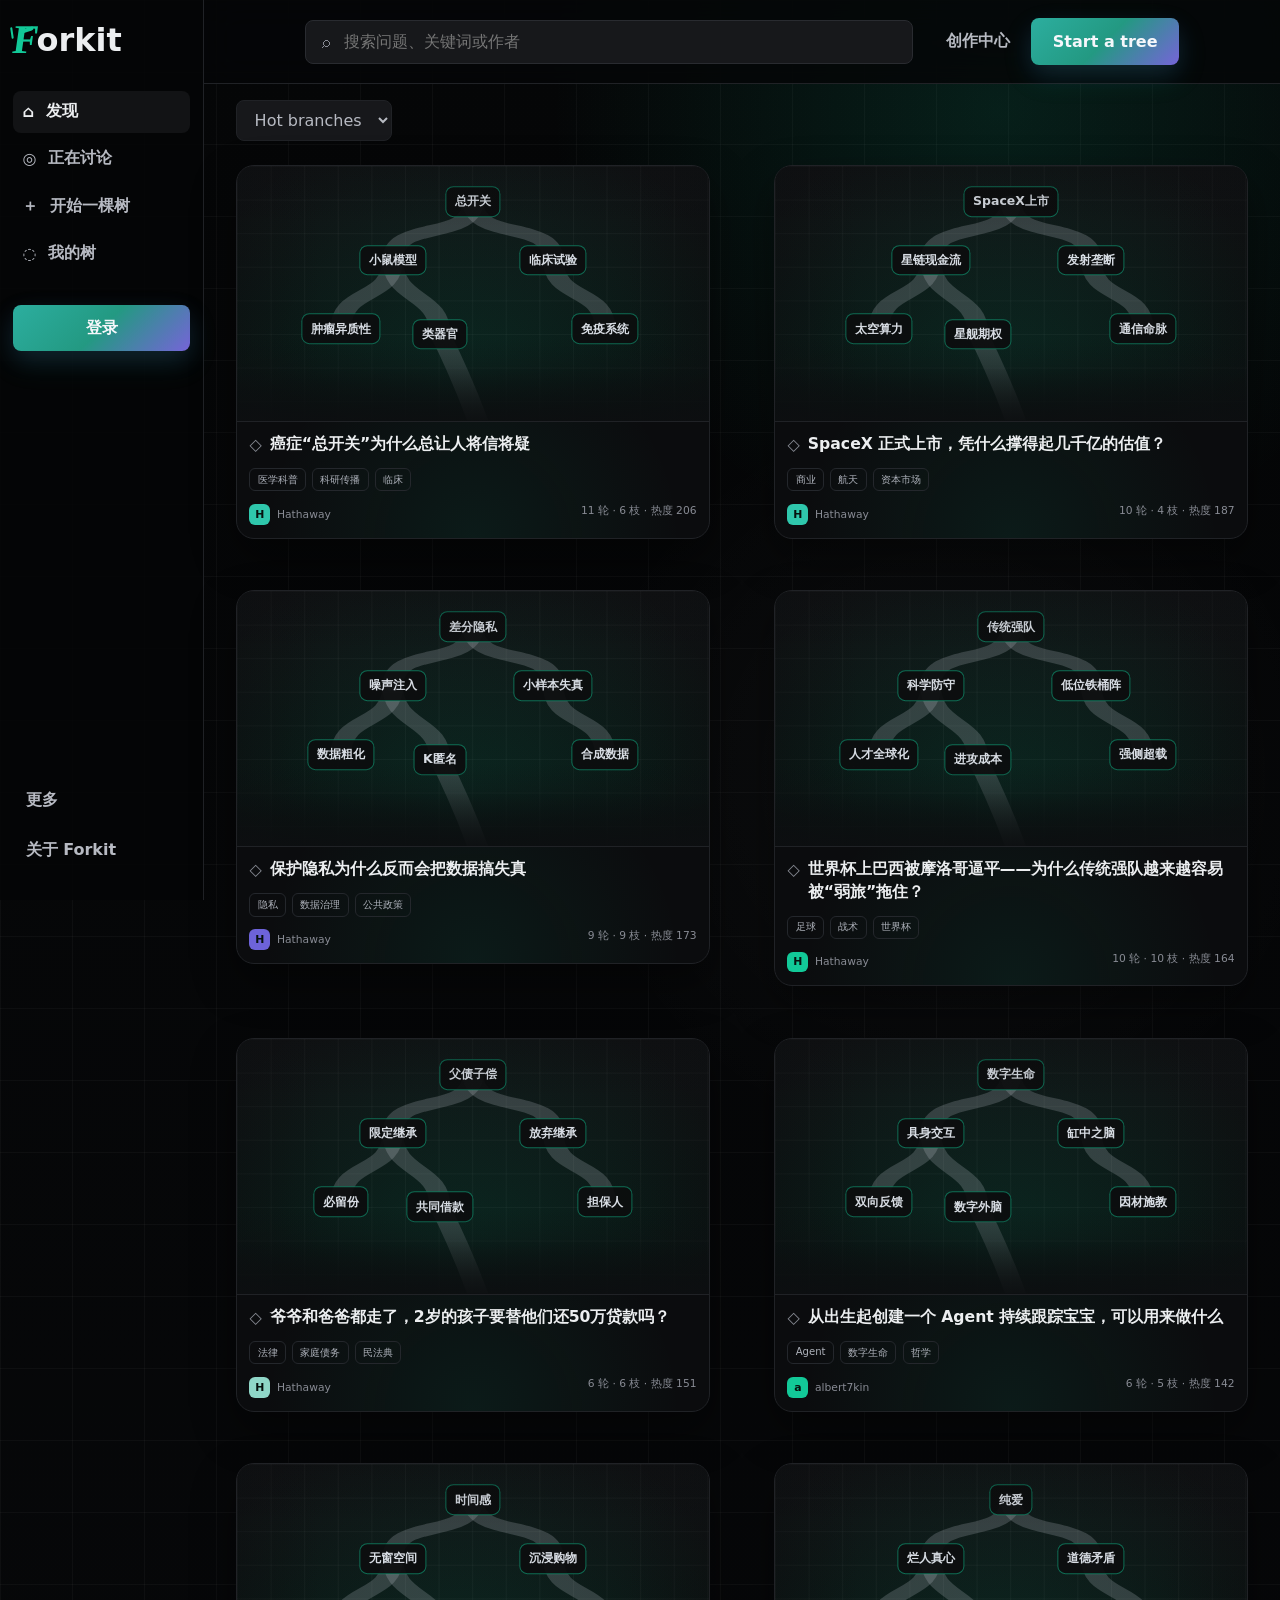
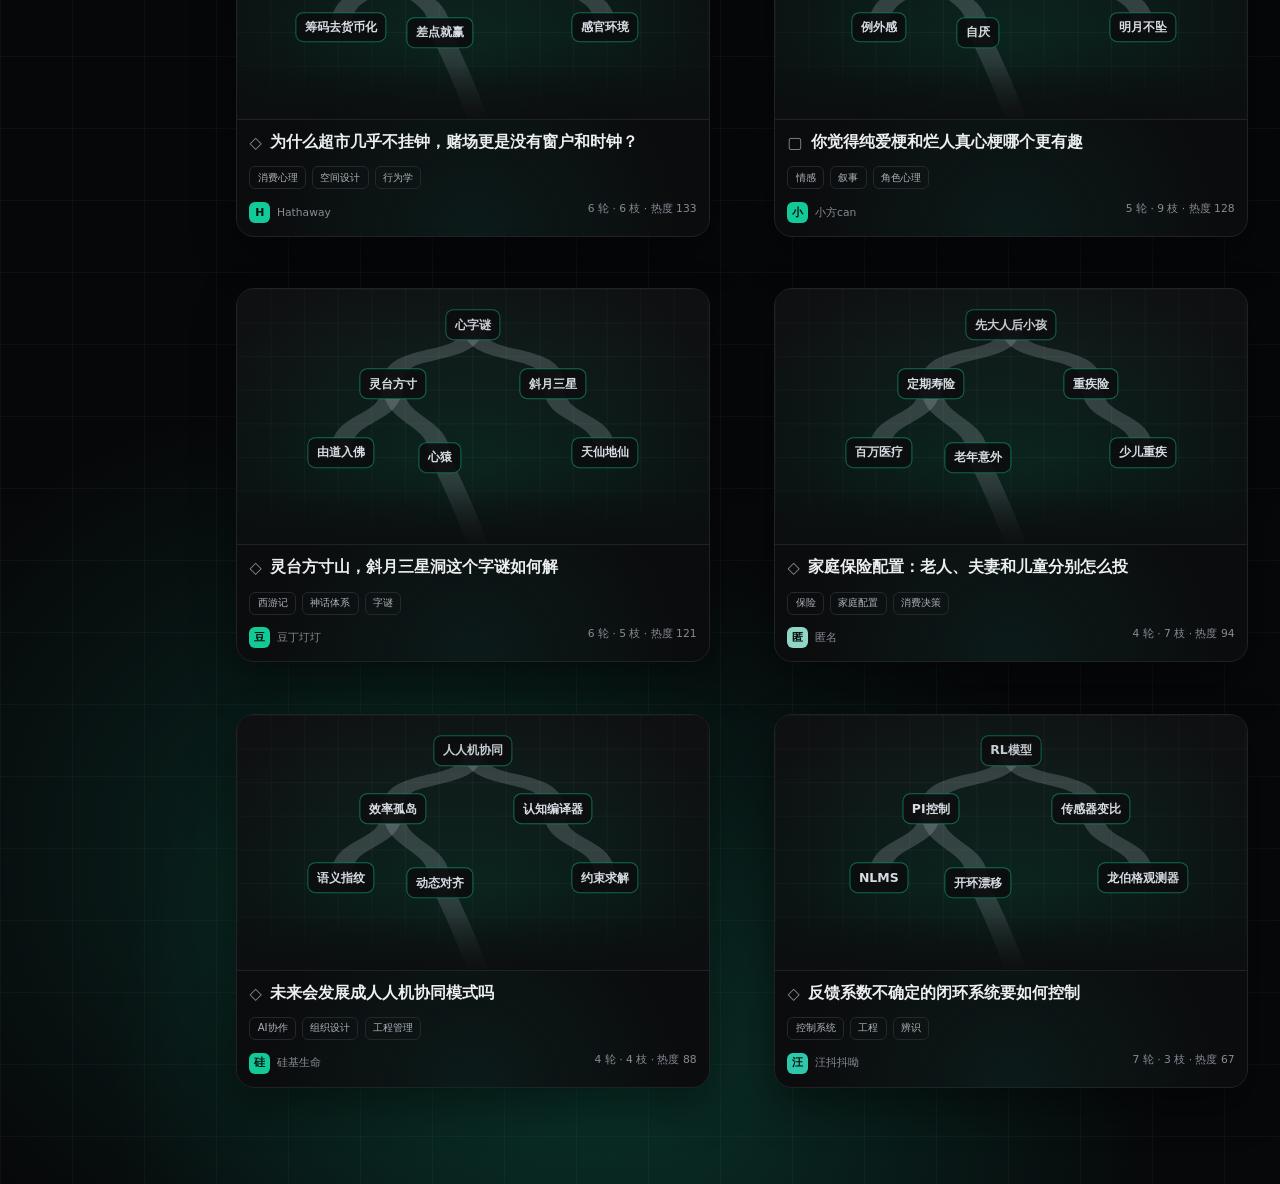
<file: index.html>
<!doctype html>
<html lang="zh-CN">
  <head>
    <meta charset="UTF-8" />
    <meta name="viewport" content="width=device-width, initial-scale=1.0" />
    <title>ForkitChat Frontend Demo</title>
    <meta
      name="description"
      content="A static GitHub Pages ready prototype for ForkitChat's keyword tree discovery feed."
    />
    <style>
:root {
  color-scheme: dark;
  --bg: #050607;
  --panel: #0b0c0e;
  --panel-2: #17181b;
  --line: #202226;
  --text: #eceef0;
  --muted: #888b94;
  --soft: #b7bac2;
  --green: #12c998;
  --green-2: #079a74;
  --red: #12c998;
  --yellow: #8fd6c7;
  --blue: #2fc7ac;
  --violet: #6d63d9;
  --shadow: 0 18px 44px rgba(0, 0, 0, 0.42);
}

* {
  box-sizing: border-box;
}

body {
  margin: 0;
  min-height: 100vh;
  background:
    radial-gradient(circle at 78% 4%, rgba(18, 201, 152, 0.13), transparent 28rem),
    radial-gradient(circle at 50% 96%, rgba(18, 201, 152, 0.2), transparent 33rem),
    radial-gradient(circle at 24% 88%, rgba(18, 201, 152, 0.14), transparent 28rem),
    radial-gradient(circle at 74% 28%, rgba(255, 255, 255, 0.035), transparent 24rem),
    linear-gradient(rgba(255, 255, 255, 0.032) 1px, transparent 1px),
    linear-gradient(90deg, rgba(255, 255, 255, 0.032) 1px, transparent 1px),
    linear-gradient(180deg, #050607 0%, #07080a 100%);
  background-size:
    auto,
    auto,
    auto,
    auto,
    4.5rem 4.5rem,
    4.5rem 4.5rem,
    auto;
  color: var(--text);
  font-family:
    Inter, ui-sans-serif, system-ui, -apple-system, BlinkMacSystemFont, "Segoe UI",
    "PingFang SC", "Microsoft YaHei", sans-serif;
}

button,
input,
select {
  font: inherit;
}

button,
select {
  cursor: pointer;
}

.app-shell {
  display: grid;
  grid-template-columns: 12.75rem minmax(0, 1fr);
  min-height: 100vh;
}

.sidebar {
  position: sticky;
  top: 0;
  height: 100vh;
  padding: 1.5rem 0.8rem;
  border-right: 1px solid var(--line);
  background: rgba(5, 6, 7, 0.9);
}

.brand {
  display: inline-flex;
  align-items: center;
  gap: 0;
  color: var(--text);
  text-decoration: none;
  font-size: 2rem;
  font-weight: 800;
  letter-spacing: 0;
}

.brand-mark {
  position: relative;
  display: inline-block;
  color: var(--green);
  font-family: Georgia, "Times New Roman", serif;
  font-size: 2.55rem;
  font-weight: 900;
  line-height: 0.8;
  transform: skewX(-8deg);
}

.brand-mark::before {
  content: "";
  position: absolute;
  left: -0.18rem;
  top: 0.18rem;
  width: 0.12rem;
  height: 0.78rem;
  border-radius: 999px;
  background: var(--green);
  transform: rotate(-16deg);
}

.brand-mark::after {
  content: "";
  position: absolute;
  left: 0.36rem;
  top: 0.27rem;
  width: 0.84rem;
  height: 0.24rem;
  border-radius: 999px 999px 999px 0;
  background: var(--green);
  transform: rotate(-18deg);
}

.brand-rest {
  margin-left: -0.08rem;
  color: var(--text);
  font-size: 2rem;
  font-weight: 800;
  line-height: 1;
}

.side-nav {
  display: grid;
  gap: 0.3rem;
  margin-top: 2.1rem;
}

.side-link,
.plain-button,
.ghost-button {
  display: flex;
  align-items: center;
  gap: 0.75rem;
  min-height: 2.65rem;
  color: var(--soft);
  text-decoration: none;
  border: 0;
  border-radius: 8px;
  background: transparent;
  padding: 0 0.6rem;
  font-weight: 700;
}

.side-link.active,
.side-link:hover,
.plain-button:hover,
.ghost-button:hover {
  background: #121315;
  color: var(--text);
}

.login-button,
.primary-button {
  min-height: 2.9rem;
  border: 0;
  border-radius: 8px;
  padding: 0 1.35rem;
  background: linear-gradient(135deg, #2cae9f 0%, #239982 50%, #7664d8 100%) !important;
  color: #f6f7fb;
  font-weight: 800;
  box-shadow:
    0 12px 30px rgba(18, 201, 152, 0.13),
    0 8px 24px rgba(113, 91, 232, 0.12);
}

.login-button {
  width: 100%;
  margin-top: 1.9rem;
}

.sidebar-foot {
  position: absolute;
  left: 1rem;
  right: 1rem;
  bottom: 1.8rem;
  display: grid;
  gap: 0.45rem;
}

.main {
  min-width: 0;
}

.topbar {
  position: sticky;
  top: 0;
  z-index: 10;
  display: grid;
  grid-template-columns: minmax(16rem, 38rem) auto;
  justify-content: center;
  align-items: center;
  gap: 1.5rem;
  min-height: 5.25rem;
  padding: 0.9rem 1.5rem;
  border-bottom: 1px solid var(--line);
  background: rgba(5, 6, 7, 0.86);
  backdrop-filter: blur(18px);
}

.search-wrap {
  display: flex;
  align-items: center;
  gap: 0.75rem;
  height: 2.75rem;
  border: 1px solid #292b30;
  border-radius: 8px;
  background: #17181b;
  padding: 0 1rem;
  color: var(--muted);
}

.search-wrap input {
  width: 100%;
  min-width: 0;
  border: 0;
  outline: 0;
  background: transparent;
  color: var(--text);
  font-size: 1rem;
}

.top-actions {
  display: flex;
  align-items: center;
  gap: 0.7rem;
}

.intro-strip {
  display: grid;
  grid-template-columns: minmax(0, 1fr) minmax(18rem, 34rem);
  gap: 2rem;
  align-items: end;
  padding: 2rem 2rem 1.2rem;
}

.eyebrow {
  margin: 0 0 0.45rem;
  color: var(--green);
  font-size: 0.78rem;
  font-weight: 800;
  letter-spacing: 0;
  text-transform: uppercase;
}

h1,
h2,
p {
  margin-top: 0;
}

h1 {
  margin-bottom: 0;
  font-size: clamp(2rem, 4.4vw, 4.8rem);
  line-height: 1.02;
  letter-spacing: 0;
}

.intro-strip p:last-child,
.feed-head p,
.detail-panel p {
  color: var(--muted);
  line-height: 1.75;
}

.content-layout {
  display: block;
  max-width: 76rem;
  margin: 0 auto;
  padding: 1rem 2rem 3rem;
}

.feed-head {
  display: flex;
  justify-content: space-between;
  align-items: end;
  gap: 1rem;
  margin-bottom: 1rem;
}

.feed-head h2,
.detail-panel h2 {
  margin-bottom: 0.3rem;
  font-size: 1.35rem;
}

select {
  min-height: 2.55rem;
  border: 1px solid var(--line);
  border-radius: 8px;
  background: #17181b;
  color: var(--soft);
  padding: 0 0.85rem;
}

.bubble-field {
  display: grid;
  grid-template-columns: repeat(2, minmax(22rem, 32rem));
  justify-content: center;
  align-items: flex-start;
  gap: 3.2rem 4rem;
  padding: 0.5rem 0 3rem;
}

.tree-card {
  position: relative;
  display: block;
  width: 100%;
  margin: 0;
  overflow: hidden;
  border: 1px solid var(--line);
  border-radius: 18px;
  background:
    radial-gradient(circle at 50% 100%, rgba(18, 201, 152, 0.08), transparent 13rem),
    var(--panel);
  box-shadow: var(--shadow);
  cursor: pointer;
  transform-origin: center;
  vertical-align: top;
  transition:
    transform 820ms cubic-bezier(0.18, 1.2, 0.22, 1),
    border-radius 820ms cubic-bezier(0.18, 1.2, 0.22, 1),
    border-color 320ms ease,
    box-shadow 620ms ease,
    filter 620ms ease,
    opacity 620ms ease;
}

.tree-card:focus-visible,
.tree-card.is-previewing,
.tree-card.is-expanded {
  border-color: rgba(18, 201, 152, 0.58);
}

.tree-card.is-expanded {
  z-index: 3;
  width: 100%;
  margin-left: 0;
  transform: translateY(-0.35rem) scale(1.012);
  border-radius: 18px;
  border-color: rgba(18, 201, 152, 0.68);
  box-shadow:
    0 26px 64px rgba(0, 0, 0, 0.46),
    0 0 0 1px rgba(18, 201, 152, 0.22);
}

.tree-card.is-lifting {
  animation: card-lift-bloom 760ms cubic-bezier(0.16, 0.82, 0.18, 1);
}

.tree-cover {
  position: relative;
  height: 16rem;
  overflow: hidden;
  border-bottom: 1px solid var(--line);
  background:
    radial-gradient(circle at 48% 88%, rgba(18, 201, 152, 0.12), transparent 18rem),
    linear-gradient(rgba(255, 255, 255, 0.035) 1px, transparent 1px),
    linear-gradient(90deg, rgba(255, 255, 255, 0.035) 1px, transparent 1px),
    linear-gradient(180deg, #111214, #07110f);
  background-size:
    auto,
    2.1rem 2.1rem,
    2.1rem 2.1rem,
    auto;
  transition: height 820ms cubic-bezier(0.18, 1.2, 0.22, 1);
}

.tree-cover::before,
.tree-cover::after {
  content: "";
  position: absolute;
  z-index: 2;
  pointer-events: none;
}

.tree-cover::before {
  inset: 0;
  background:
    linear-gradient(90deg, rgba(13, 15, 17, 0.35), transparent 18%, transparent 82%, rgba(13, 15, 17, 0.35)),
    linear-gradient(180deg, rgba(5, 6, 7, 0.18), transparent 24%, transparent 78%, rgba(5, 6, 7, 0.68));
}

.tree-cover::after {
  inset: auto 0 0;
  height: 5.2rem;
  background: linear-gradient(180deg, transparent, rgba(13, 15, 17, 0.88));
}

.tree-map {
  position: absolute;
  left: 50%;
  top: 50%;
  width: 100%;
  height: 100%;
  pointer-events: none;
  transform: translate(-50%, -50%);
  transition:
    width 820ms cubic-bezier(0.18, 1.2, 0.22, 1),
    height 820ms cubic-bezier(0.18, 1.2, 0.22, 1),
    transform 520ms ease-out;
}

.tree-map svg {
  position: absolute;
  inset: 0;
  width: 100%;
  height: 100%;
}

.tree-line {
  fill: none;
  stroke: rgba(199, 204, 210, 0.21);
  stroke-linecap: round;
  stroke-width: 4.4;
}

.tree-line.active {
  stroke: var(--green);
  stroke-width: 6;
  filter: drop-shadow(0 0 11px rgba(18, 201, 152, 0.42));
}

.hidden-node-in-preview {
  opacity: 0;
  pointer-events: none;
}

.trail-line-in-preview {
  opacity: 1;
  stroke: rgba(199, 204, 210, 0.21);
  stroke-dasharray: none;
  filter: none;
}

.keyword-node {
  position: absolute;
  z-index: 4;
  transform: translate(-50%, -50%);
  max-width: 7.2rem;
  border: 1.4px solid rgba(18, 201, 152, 0.5);
  border-radius: 8px;
  background: rgba(12, 14, 15, 0.92);
  color: #d7dce3;
  padding: 0.4rem 0.54rem;
  font-size: 0.78rem;
  font-weight: 850;
  line-height: 1.28;
  transition:
    transform 360ms cubic-bezier(0.2, 0.9, 0.2, 1),
    color 260ms ease,
    border-color 260ms ease,
    background 260ms ease,
    max-width 260ms ease,
    padding 260ms ease,
    box-shadow 260ms ease,
    opacity 360ms ease,
    font-size 260ms ease;
  pointer-events: auto;
}

.node-detail {
  display: none;
  max-width: 8.4rem;
  overflow-wrap: anywhere;
  white-space: normal;
  vertical-align: bottom;
}

.tree-card.is-previewing .hidden-node-in-preview,
.tree-card.is-expanded .hidden-node-in-preview {
  opacity: 1;
  pointer-events: auto;
}

.tree-card.is-previewing .trail-line-in-preview,
.tree-card.is-expanded .trail-line-in-preview {
  opacity: 1;
  stroke: rgba(199, 204, 210, 0.21);
  stroke-dasharray: none;
  filter: none;
}

.tree-card.is-previewing .trail-line-in-preview.active,
.tree-card.is-expanded .trail-line-in-preview.active {
  stroke: var(--green);
  stroke-width: 6;
  filter: drop-shadow(0 0 11px rgba(18, 201, 152, 0.42));
}

.keyword-node.active {
  transform: translate(-50%, -50%) scale(1.03);
  border-color: var(--green);
  background: rgba(18, 201, 152, 0.16);
  color: white;
}

.flow-cursor {
  position: absolute;
  z-index: 4;
  width: 1.15rem;
  height: 1.15rem;
  border: 2px solid var(--green);
  border-left-color: transparent;
  border-bottom-color: transparent;
  transform: translate(-50%, -50%) rotate(45deg);
  filter: drop-shadow(0 0 12px rgba(18, 201, 152, 0.7));
  transition:
    left 190ms ease,
    top 190ms ease;
  pointer-events: none;
}

.card-body {
  padding: 0.7rem 0.78rem 0.82rem;
  transition: padding 820ms cubic-bezier(0.18, 1.2, 0.22, 1);
}

.title-row {
  display: flex;
  gap: 0.5rem;
  align-items: flex-start;
}

.lock {
  color: var(--muted);
  line-height: 1.45;
}

.card-title {
  margin: 0;
  font-size: 0.98rem;
  line-height: 1.45;
  transition: font-size 820ms cubic-bezier(0.18, 1.2, 0.22, 1);
}

.card-summary {
  max-height: 0;
  margin: 0;
  overflow: hidden;
  color: var(--muted);
  opacity: 0;
  font-size: 0.72rem;
  line-height: 1.58;
  transition:
    max-height 820ms cubic-bezier(0.18, 1.2, 0.22, 1),
    margin 820ms cubic-bezier(0.18, 1.2, 0.22, 1),
    opacity 420ms ease,
    font-size 820ms cubic-bezier(0.18, 1.2, 0.22, 1);
}

.meta {
  display: flex;
  justify-content: space-between;
  gap: 0.7rem;
  margin-top: 0.8rem;
  color: var(--muted);
  font-size: 0.67rem;
  transition: font-size 820ms cubic-bezier(0.18, 1.2, 0.22, 1);
}

.author {
  display: inline-flex;
  align-items: center;
  gap: 0.42rem;
  min-width: 0;
}

.avatar {
  display: inline-grid;
  place-items: center;
  width: 1.3rem;
  height: 1.3rem;
  flex: 0 0 auto;
  border-radius: 6px;
  background: var(--avatar);
  color: #06110e;
  font-size: 0.68rem;
  font-weight: 900;
}

.stats {
  flex: 0 0 auto;
}

.tags {
  display: flex;
  flex-wrap: wrap;
  gap: 0.4rem;
  margin-top: 0.75rem;
}

.tag {
  border: 1px solid #24272c;
  border-radius: 6px;
  color: #aeb2bb;
  padding: 0.22rem 0.45rem;
  font-size: 0.63rem;
  transition: font-size 820ms cubic-bezier(0.18, 1.2, 0.22, 1);
}

.tree-card.is-previewing .tree-cover {
  height: 13.2rem;
}

.tree-card.is-previewing .tree-map,
.tree-card.is-expanded .tree-map {
  width: 154%;
  height: 142%;
  transform: translate(
    calc(-50% + var(--tree-pan-x, 0%)),
    calc(-50% + var(--tree-pan-y, 0%))
  );
}

.tree-card.is-expanded .tree-map {
  opacity: 0.18;
  filter: blur(0.5px) brightness(0.72);
}

.tree-card.is-previewing .keyword-node,
.tree-card.is-expanded .keyword-node {
  max-width: 7.35rem;
  padding: 0.4rem 0.54rem;
  font-size: 0.86rem;
  line-height: 1.22;
}

.tree-card.is-previewing .node-detail,
.tree-card.is-expanded .node-detail {
  display: none;
}

.tree-card.is-previewing .node-short,
.tree-card.is-expanded .node-short {
  display: inline;
}

.tree-card.is-expanded .card-body {
  padding: 0.7rem 0.78rem 0.82rem;
}

.tree-card.is-expanded .card-title {
  font-size: 0.98rem;
}

.tree-card.is-expanded .card-summary {
  max-height: 0;
  margin-top: 0;
  opacity: 0;
  font-size: 0.72rem;
  line-height: 1.58;
}

.tree-node-content {
  position: absolute;
  left: 0.28rem;
  right: 0.28rem;
  top: 0.34rem;
  bottom: 0.34rem;
  z-index: 8;
  display: grid;
  align-content: center;
  max-height: none;
  overflow: hidden;
  clip-path: polygon(1% 53%, 8% 24%, 28% 8%, 61% 2%, 91% 10%, 100% 39%, 96% 70%, 73% 94%, 38% 99%, 8% 82%);
  border: 1px solid rgba(18, 201, 152, 0.3);
  border-radius: 62% 28% 66% 24% / 52% 26% 58% 28%;
  background:
    radial-gradient(ellipse at 28% 18%, rgba(255, 255, 255, 0.18), transparent 7rem),
    radial-gradient(ellipse at 82% 76%, rgba(18, 201, 152, 0.2), transparent 10rem),
    linear-gradient(132deg, rgba(22, 214, 160, 0.34), rgba(8, 37, 31, 0.96) 45%, rgba(9, 13, 18, 0.96) 82%);
  box-shadow:
    inset 0 0 0 1px rgba(18, 201, 152, 0.2),
    0 22px 54px rgba(0, 0, 0, 0.5),
    0 0 34px rgba(18, 201, 152, 0.12);
  opacity: 0;
  padding: 1.5rem 2.05rem 1.52rem;
  transform: translateY(0.35rem) scale(0.88) rotate(-1.5deg);
  transform-origin: var(--leaf-origin-x, 54%) var(--leaf-origin-y, 54%);
  transition:
    opacity 280ms ease,
    transform 360ms ease;
  pointer-events: none;
  perspective: 42rem;
  backface-visibility: hidden;
}

.tree-node-content::before {
  content: "";
  position: absolute;
  left: 8%;
  right: 10%;
  top: 50%;
  height: 1.5px;
  border: 0;
  background:
    linear-gradient(90deg, rgba(18, 201, 152, 0), rgba(129, 255, 219, 0.54), rgba(18, 201, 152, 0.08));
  transform: rotate(-18deg);
  transform-origin: 10% 50%;
  pointer-events: none;
}

.tree-node-content::after {
  content: "";
  position: absolute;
  inset: 17% 13% 18% 15%;
  background:
    linear-gradient(34deg, transparent 47%, rgba(129, 255, 219, 0.18) 48%, transparent 52%) 18% 28% / 34% 38% no-repeat,
    linear-gradient(-31deg, transparent 47%, rgba(129, 255, 219, 0.16) 48%, transparent 52%) 62% 24% / 34% 36% no-repeat,
    linear-gradient(37deg, transparent 47%, rgba(129, 255, 219, 0.14) 48%, transparent 52%) 30% 62% / 35% 34% no-repeat,
    linear-gradient(-35deg, transparent 47%, rgba(129, 255, 219, 0.13) 48%, transparent 52%) 64% 61% / 34% 32% no-repeat;
  pointer-events: none;
}

.tree-node-label {
  display: inline-flex;
  margin-bottom: 0.42rem;
  color: var(--green);
  font-size: 0.86rem;
  font-weight: 900;
}

.leaf-copy {
  position: relative;
  z-index: 1;
  display: grid;
  align-content: center;
  min-height: 100%;
  padding: 0.12rem 0.62rem;
}

.leaf-copy::after {
  content: "";
  position: absolute;
  left: -0.75rem;
  bottom: 8%;
  width: 2.6rem;
  height: 0.32rem;
  border-radius: 999px;
  background: linear-gradient(90deg, rgba(18, 201, 152, 0), rgba(18, 201, 152, 0.58));
  transform: rotate(-23deg);
  transform-origin: right center;
}

.tree-node-content p {
  margin: 0;
  color: #edf1f2;
  font-size: 0.96rem;
  font-weight: 760;
  line-height: 1.5;
  position: relative;
  z-index: 1;
}

.tree-node-label {
  position: relative;
  z-index: 1;
}

.tree-card.is-expanded .tree-node-content {
  opacity: 1;
  transform: translateY(0) scale(1) rotate(-1.5deg);
  pointer-events: auto;
}

.tree-card.is-expanded .tree-node-content.is-growing {
  animation: leaf-grow 760ms cubic-bezier(0.16, 0.82, 0.18, 1);
}

.tree-card.is-expanded .tree-node-content.is-flipping {
  animation: leaf-curl-away 540ms cubic-bezier(0.2, 0.78, 0.18, 1);
}

.leaf-arrow {
  position: absolute;
  z-index: 3;
  display: grid;
  place-items: center;
  width: 2rem;
  height: 2rem;
  border: 1px solid rgba(18, 201, 152, 0.34);
  border-radius: 999px;
  background:
    radial-gradient(circle at 35% 22%, rgba(255, 255, 255, 0.16), transparent 0.75rem),
    rgba(4, 10, 10, 0.72);
  color: #eff7f5;
  font-size: 1.2rem;
  font-weight: 900;
  line-height: 1;
  box-shadow:
    0 10px 24px rgba(0, 0, 0, 0.28),
    0 0 18px rgba(18, 201, 152, 0.14);
  transition:
    transform 180ms ease,
    border-color 180ms ease,
    background 180ms ease;
}

.leaf-arrow:hover {
  border-color: rgba(18, 201, 152, 0.62);
  background: rgba(11, 28, 25, 0.88);
  transform: scale(1.08);
}

.leaf-arrow:focus-visible {
  outline: 2px solid rgba(18, 201, 152, 0.78);
  outline-offset: 3px;
}

.leaf-arrow[hidden] {
  display: none;
}

.leaf-arrow-up {
  left: 50%;
  top: 0.42rem;
  transform: translateX(-50%);
}

.leaf-arrow-up:hover {
  transform: translateX(-50%) scale(1.08);
}

.leaf-arrow-right {
  right: 0.42rem;
  top: 50%;
  transform: translateY(-50%);
}

.leaf-arrow-right:hover {
  transform: translateY(-50%) scale(1.08);
}

.leaf-arrow-down {
  left: 50%;
  bottom: 0.42rem;
  transform: translateX(-50%);
}

.leaf-arrow-down:hover {
  transform: translateX(-50%) scale(1.08);
}

.leaf-arrow-left {
  left: 0.42rem;
  top: 50%;
  transform: translateY(-50%);
}

.leaf-arrow-left:hover {
  transform: translateY(-50%) scale(1.08);
}

@keyframes leaf-grow {
  0% {
    opacity: 0.12;
    border-radius: 999px;
    clip-path: circle(4% at var(--leaf-origin-x, 50%) var(--leaf-origin-y, 50%));
    transform:
      translate(
        calc((var(--leaf-origin-x, 50%) - 50%) * 0.58),
        calc((var(--leaf-origin-y, 50%) - 50%) * 0.46)
      )
      scale(0.08)
      rotate(-10deg)
      rotateY(-22deg);
    filter: brightness(1.2) saturate(1.18);
  }

  30% {
    opacity: 0.84;
    border-radius: 76% 18% 68% 22% / 18% 70% 20% 66%;
    clip-path: polygon(6% 55%, 14% 30%, 38% 15%, 68% 9%, 91% 19%, 97% 45%, 89% 72%, 64% 91%, 31% 89%, 8% 74%);
    transform: translateY(-0.16rem) scale(0.74, 1.08) rotate(-5deg) rotateY(9deg);
    filter: brightness(1.18) saturate(1.16);
  }

  62% {
    opacity: 1;
    border-radius: 60% 14% 60% 16% / 18% 60% 18% 58%;
    clip-path: polygon(1% 53%, 8% 23%, 29% 7%, 62% 2%, 92% 10%, 100% 39%, 96% 71%, 73% 95%, 37% 99%, 8% 82%);
    transform: translateY(-0.08rem) scale(1.06, 0.98) rotate(-2.4deg) rotateY(5deg);
    filter: brightness(1.12) saturate(1.1);
  }

  82% {
    opacity: 1;
    clip-path: polygon(1% 53%, 8% 24%, 28% 8%, 61% 2%, 91% 10%, 100% 39%, 96% 70%, 73% 94%, 38% 99%, 8% 82%);
    transform: translateY(0.02rem) scale(0.99, 1.02) rotate(-1.8deg) rotateY(-2deg);
    filter: brightness(1.04) saturate(1.04);
  }

  100% {
    opacity: 1;
    clip-path: polygon(1% 53%, 8% 24%, 28% 8%, 61% 2%, 91% 10%, 100% 39%, 96% 70%, 73% 94%, 38% 99%, 8% 82%);
    transform: translateY(0) scale(1) rotate(-1.5deg) rotateY(0deg);
    filter: none;
  }
}

@keyframes card-lift-bloom {
  0% {
    transform: translateY(0) scale(1);
    box-shadow:
      0 18px 44px rgba(0, 0, 0, 0.42),
      0 0 0 rgba(18, 201, 152, 0);
  }

  44% {
    transform: translateY(-0.72rem) scale(1.018);
    box-shadow:
      0 34px 82px rgba(0, 0, 0, 0.54),
      0 0 42px rgba(18, 201, 152, 0.18);
  }

  100% {
    transform: translateY(-0.35rem) scale(1.012);
    box-shadow:
      0 26px 64px rgba(0, 0, 0, 0.46),
      0 0 0 1px rgba(18, 201, 152, 0.22);
  }
}

@keyframes leaf-curl-away {
  0% {
    border-radius: 68% 18% 74% 16% / 50% 18% 66% 24%;
    clip-path: polygon(1% 53%, 8% 24%, 28% 8%, 61% 2%, 91% 10%, 100% 39%, 96% 70%, 73% 94%, 38% 99%, 8% 82%);
    transform: translateY(0) scale(1) rotate(-1.5deg) rotateY(0deg) skewY(0deg);
    filter: brightness(1);
  }

  34% {
    border-radius: 70% 12% 62% 14% / 18% 66% 16% 60%;
    clip-path: polygon(52% 51%, 59% 20%, 74% 11%, 89% 18%, 96% 42%, 87% 70%, 66% 91%, 51% 82%);
    transform:
      translateX(0.26rem)
      translateY(-0.05rem)
      scale(0.96)
      rotate(2deg)
      rotateY(-68deg)
      skewY(-5deg);
    filter: brightness(0.88) saturate(1.12);
  }

  58% {
    border-radius: 18% 58% 18% 54% / 56% 18% 54% 18%;
    clip-path: polygon(7% 48%, 14% 23%, 32% 9%, 49% 18%, 48% 82%, 31% 91%, 13% 70%);
    transform:
      translateX(-0.22rem)
      translateY(0.04rem)
      scale(0.97)
      rotate(-5deg)
      rotateY(64deg)
      skewY(5deg);
    filter: brightness(1.08) saturate(1.08);
  }

  100% {
    border-radius: 68% 18% 74% 16% / 50% 18% 66% 24%;
    clip-path: polygon(1% 53%, 8% 24%, 28% 8%, 61% 2%, 91% 10%, 100% 39%, 96% 70%, 73% 94%, 38% 99%, 8% 82%);
    transform: translateY(0) scale(1) rotate(-1.5deg) rotateY(0deg) skewY(0deg);
    filter: brightness(1);
  }
}

.tree-card.is-expanded .meta {
  font-size: 0.7rem;
}

.tree-card.is-expanded .tag {
  font-size: 0.66rem;
}

.detail-panel {
  position: sticky;
  top: 7rem;
  border: 1px solid var(--line);
  border-radius: 8px;
  background: rgba(17, 19, 22, 0.82);
  box-shadow: var(--shadow);
}

.panel-sticky {
  padding: 1rem;
}

.metric-row {
  display: grid;
  grid-template-columns: repeat(3, 1fr);
  gap: 0.55rem;
  margin: 1rem 0;
}

.metric-row div {
  border: 1px solid var(--line);
  border-radius: 8px;
  padding: 0.75rem 0.55rem;
  background: var(--panel-2);
}

.metric-row strong,
.metric-row span {
  display: block;
}

.metric-row strong {
  font-size: 1.15rem;
}

.metric-row span {
  margin-top: 0.15rem;
  color: var(--muted);
  font-size: 0.76rem;
}

.path-list {
  display: grid;
  gap: 0.55rem;
}

.path-item {
  border-left: 2px solid var(--green);
  border-radius: 0 8px 8px 0;
  background: #111315;
  padding: 0.75rem 0.8rem;
  color: var(--soft);
  line-height: 1.5;
}

.path-item strong {
  display: block;
  margin-bottom: 0.18rem;
  color: var(--text);
  font-size: 0.85rem;
}

.empty {
  display: block;
  padding: 2rem;
  border: 1px dashed var(--line);
  border-radius: 8px;
  color: var(--muted);
}

@media (max-width: 1180px) {
  .app-shell {
    grid-template-columns: 5.4rem minmax(0, 1fr);
  }

  .brand span:last-child,
  .side-link:not(.active),
  .side-link.active {
    font-size: 0;
  }

  .side-link span {
    font-size: 1.1rem;
  }

  .login-button,
  .sidebar-foot {
    display: none;
  }

  .intro-strip,
  .content-layout {
    grid-template-columns: 1fr;
  }

  .bubble-field {
    grid-template-columns: repeat(2, minmax(18rem, 1fr));
    gap: 1.8rem;
  }

  .detail-panel {
    position: static;
  }
}

@media (max-width: 980px) {
  .bubble-field {
    grid-template-columns: 1fr;
    gap: 1.4rem;
  }
}

@media (max-width: 760px) {
  .app-shell {
    display: block;
  }

  .sidebar {
    position: sticky;
    z-index: 20;
    display: flex;
    align-items: center;
    gap: 1rem;
    height: auto;
    padding: 0.75rem;
    overflow-x: auto;
  }

  .side-nav {
    display: flex;
    margin-top: 0;
  }

  .topbar {
    grid-template-columns: 1fr;
    justify-content: stretch;
    min-height: auto;
    padding: 0.75rem;
  }

  .top-actions {
    display: none;
  }

  .intro-strip,
  .content-layout {
    padding-left: 0.75rem;
    padding-right: 0.75rem;
  }

  h1 {
    font-size: 2.15rem;
  }

  .bubble-field {
    grid-template-columns: 1fr;
    gap: 1rem;
  }

  .tree-card,
  .tree-card.is-expanded {
    width: 100%;
    margin-left: 0;
    transform: none;
    opacity: 1;
    filter: none;
  }
}

@media (min-width: 761px) and (max-width: 880px) {
  .bubble-field {
    gap: 1.2rem;
  }
}

</style>
  </head>
  <body>
    <div class="app-shell">
      <aside class="sidebar" aria-label="主导航">
        <a class="brand" href="#" aria-label="Forkit 首页">
          <span class="brand-mark" aria-hidden="true">F</span><span class="brand-rest">orkit</span>
        </a>
        <nav class="side-nav">
          <a class="side-link active" href="#"><span aria-hidden="true">⌂</span>发现</a>
          <a class="side-link" href="#"><span aria-hidden="true">◎</span>正在讨论</a>
          <a class="side-link" href="#"><span aria-hidden="true">＋</span>开始一棵树</a>
          <a class="side-link" href="#"><span aria-hidden="true">◌</span>我的树</a>
        </nav>
        <button class="login-button">登录</button>
        <div class="sidebar-foot">
          <button class="plain-button">更多</button>
          <button class="plain-button">关于 Forkit</button>
        </div>
      </aside>

      <main class="main">
        <header class="topbar">
          <div class="search-wrap">
            <span aria-hidden="true">⌕</span>
            <input id="searchInput" type="search" placeholder="搜索问题、关键词或作者" />
          </div>
          <div class="top-actions">
            <button class="ghost-button">创作中心</button>
            <button class="primary-button">Start a tree</button>
          </div>
        </header>

        <section class="content-layout">
          <div>
            <div class="feed-head">
              <select id="sortSelect" aria-label="排序方式">
                <option value="hot">Hot branches</option>
                <option value="new">Latest</option>
                <option value="deep">Deepest</option>
              </select>
            </div>
            <div id="feed" class="bubble-field" aria-live="polite"></div>
          </div>
        </section>
      </main>
    </div>

    <script>
const discussions = [
  {
    id: "messy-love",
    title: "你觉得纯爱梗和烂人真心梗哪个更有趣",
    author: "小方can",
    model: "gemini-3.7-flash",
    time: "2026/09/08 20:50",
    private: true,
    turns: 5,
    branches: 9,
    heat: 128,
    height: 278,
    color: "#12c998",
    summary:
      "这场聊天从“纯爱”和“烂人真心”哪个更上头开始，把一个流行梗拆成叙事张力、道德矛盾和角色心理的讨论。后续继续追问自厌、克制、供奉和“明月不坠落”，让情感偏好变成一条关于复杂人性与纯粹信仰的分支。",
    tags: ["情感", "叙事", "角色心理"],
    keywords: [
      "纯爱",
      "烂人真心",
      "道德矛盾",
      "例外感",
      "自厌",
      "明月不坠",
      "供奉",
    ],
    path: [
      "烂人真心为什么更上头",
      "它和纯爱的内核是否相同",
      "堕落中索求爱是否会自厌",
      "明月不照我也不能掉下来",
    ],
  },
  {
    id: "cancer-switch",
    title: "癌症“总开关”为什么总让人将信将疑",
    author: "Hathaway",
    model: "gemini-3.5-flash",
    time: "2026/06/14 19:31",
    private: false,
    turns: 11,
    branches: 6,
    heat: 206,
    height: 318,
    color: "#2fc7ac",
    summary:
      "这场聊天从媒体反复宣称“癌症总开关被找到”的疑点切入，先解释癌症并不是单一疾病，也没有一个能一键关闭的万能按钮。随后一路追问小鼠模型、类器官、临床试验失败率和科研传播的落差，把“重大突破”为何令人将信将疑讲清楚。",
    tags: ["医学科普", "科研传播", "临床"],
    keywords: [
      "总开关",
      "小鼠模型",
      "临床试验",
      "肿瘤异质性",
      "类器官",
      "免疫系统",
      "媒体流量",
    ],
    path: [
      "癌症不是一种疾病",
      "小鼠有效为什么人体失败",
      "为什么不用更接近人的模型",
      "类器官不能替代全身系统",
    ],
  },
  {
    id: "insurance",
    title: "家庭保险配置：老人、夫妻和儿童分别怎么投",
    author: "匿名",
    model: "gemini-3.7-flash",
    time: "2026/09/02 16:36",
    private: false,
    turns: 4,
    branches: 7,
    heat: 94,
    height: 244,
    color: "#8fd6c7",
    summary:
      "这场聊天把家庭保险配置拆成老人、中年夫妻和儿童三类人群，先建立“先大人后小孩、先保障后理财”的风险排序。后续继续追问定期寿险、意外险、百万医疗和少儿重疾的关系，适合用来快速看清不同险种到底各自兜住什么风险。",
    tags: ["保险", "家庭配置", "消费决策"],
    keywords: [
      "先大人后小孩",
      "定期寿险",
      "重疾险",
      "百万医疗",
      "老年意外",
      "少儿重疾",
      "叠加赔付",
    ],
    path: [
      "家庭三代人保险配置建议",
      "意外险和定期寿险是否冲突",
      "身故伤残能否叠加",
      "医疗费报销不能重复获利",
    ],
  },
  {
    id: "privacy-noise",
    title: "保护隐私为什么反而会把数据搞失真",
    author: "Hathaway",
    model: "gemini-3.5-flash",
    time: "2026/06/14 19:40",
    private: false,
    turns: 9,
    branches: 9,
    heat: 173,
    height: 296,
    color: "#6d63d9",
    summary:
      "这场聊天从人口普查数据为什么会因为隐私保护而失真开始，解释差分隐私、噪声注入和小样本社区被误差吞没的机制。接着延伸到匿名数据重识别、数据脱敏、合成数据和隐私预算，呈现“保护个人”和“保留公共数据价值”之间的真实拉扯。",
    tags: ["隐私", "数据治理", "公共政策"],
    keywords: [
      "差分隐私",
      "噪声注入",
      "小样本失真",
      "数据粗化",
      "K匿名",
      "合成数据",
      "隐私预算",
    ],
    path: [
      "隐私保护为何导致数据失真",
      "数据脱敏如何保可用性",
      "匿名数据为什么能被重识别",
      "普通人如何减少画像",
    ],
  },
  {
    id: "human-machine",
    title: "未来会发展成人人机协同模式吗",
    author: "硅基生命",
    model: "gemini-3.5-flash",
    time: "2026/08/18 13:26",
    private: false,
    turns: 4,
    branches: 4,
    heat: 88,
    height: 266,
    color: "#12c998",
    summary:
      "这场聊天从 AI 时代是否会进入“人人机协同”开始，把组织协作从人人协同、人机协同推进到多人和多个 Agent 混合决策。它不只停在概念层面，还收束到工程开发里的认知对齐、身份认证、动态共识和约束求解，适合看未来团队协作会怎么变化。",
    tags: ["AI协作", "组织设计", "工程管理"],
    keywords: [
      "人人机协同",
      "效率孤岛",
      "认知编译器",
      "语义指纹",
      "动态对齐",
      "约束求解",
      "惰性共识",
    ],
    path: [
      "人人机协同是否是趋势",
      "小团队目标一致但认知分散",
      "AI 如何赋予身份认证",
      "人人都是决策者时如何共识",
    ],
  },
  {
    id: "digital-baby",
    title: "从出生起创建一个 Agent 持续跟踪宝宝，可以用来做什么",
    author: "albert7kin",
    model: "gemini-3.5-flash",
    time: "2026/08/18 17:15",
    private: false,
    turns: 6,
    branches: 5,
    heat: 142,
    height: 334,
    color: "#12c998",
    summary:
      "这场聊天从给新生儿同步建立一个持续成长的 Agent 这个设想出发，讨论它究竟是数字生命、数字外脑，还是某种“缸中之脑”的现实版本。后续分支落到预测医学、教育脚手架、亲子反馈和人生轨迹被过早定义的风险，科幻感很强但问题很现实。",
    tags: ["Agent", "数字生命", "哲学"],
    keywords: [
      "数字生命",
      "具身交互",
      "缸中之脑",
      "双向反馈",
      "数字外脑",
      "因材施教",
      "偏离轨道",
    ],
    path: [
      "持续复刻成长算不算元宇宙",
      "脑机接口能否复刻缸中之脑",
      "反馈上限会怎样改变生命",
      "儿童 Agent 应该如何被使用",
    ],
  },
  {
    id: "control-system",
    title: "反馈系数不确定的闭环系统要如何控制",
    author: "汪抖抖呦",
    model: "gemini-3.5-flash",
    time: "2026/06/25 21:08",
    private: false,
    turns: 7,
    branches: 3,
    heat: 67,
    height: 306,
    color: "#2fc7ac",
    summary:
      "这场聊天从一个反馈系数不确定的闭环控制问题开始，围绕 RL 电感模型、PI 控制器和未知传感器变比展开工程化推导。它继续追问 NLMS 为什么会收敛、开环预测漂移会带来什么误差，以及龙伯格观测器会不会破坏辨识梯度，是偏硬核的控制系统分支。",
    tags: ["控制系统", "工程", "辨识"],
    keywords: [
      "RL模型",
      "PI控制",
      "传感器变比",
      "NLMS",
      "开环漂移",
      "龙伯格观测器",
      "辨识梯度",
    ],
    path: [
      "未知反馈系数如何控制",
      "迭代公式为什么收敛",
      "开环预测偏离会造成什么",
      "观测器反馈会不会消灭残差",
    ],
  },
  {
    id: "journey-west",
    title: "灵台方寸山，斜月三星洞这个字谜如何解",
    author: "豆丁圢圢",
    model: "gemini-3.7-flash",
    time: "2026/08/29 09:12",
    private: false,
    turns: 6,
    branches: 5,
    heat: 121,
    height: 252,
    color: "#12c998",
    summary:
      "这场聊天从“灵台方寸山，斜月三星洞”的心字谜切入，先把字形拆解和《西游记》的修心寓言联系起来。后续又顺着孙悟空由道入佛、心猿意马、天仙地仙和大觉金仙等问题展开，把一个谜语扩成了神话体系和精神修行的讨论。",
    tags: ["西游记", "神话体系", "字谜"],
    keywords: [
      "心字谜",
      "灵台方寸",
      "斜月三星",
      "由道入佛",
      "心猿",
      "天仙地仙",
      "大觉金仙",
    ],
    path: [
      "斜月三星洞谜底为何是心",
      "孙悟空为什么最后皈依佛门",
      "天仙地仙有什么区别",
      "菩提祖师是什么位格",
    ],
  },
  {
    id: "spacex-ipo",
    title: "SpaceX 正式上市，凭什么撑得起几千亿的估值？",
    author: "Hathaway",
    model: "gemini-3.5-flash",
    time: "2026/06/14 19:06",
    private: false,
    turns: 10,
    branches: 4,
    heat: 187,
    height: 286,
    color: "#2fc7ac",
    summary:
      "这场聊天从 SpaceX 为什么能撑起超高估值开始，把它从火箭公司重新理解为太空基建、卫星通信和 AI 算力叙事的组合体。随后追问星链现金流为什么强、发射成本垄断如何形成，以及私人卫星网络会不会卡住国家通信命脉。",
    tags: ["商业", "航天", "资本市场"],
    keywords: [
      "SpaceX上市",
      "星链现金流",
      "发射垄断",
      "太空算力",
      "星舰期权",
      "通信命脉",
      "太空主权",
    ],
    path: [
      "SpaceX 凭什么撑起高估值",
      "星链为什么这么赚钱",
      "星链会不会卡住国家通信",
      "太空垄断到底是好事吗",
    ],
  },
  {
    id: "world-cup-defense",
    title: "世界杯上巴西被摩洛哥逼平——为什么传统强队越来越容易被“弱旅”拖住？",
    author: "Hathaway",
    model: "gemini-3.5-flash",
    time: "2026/06/14 18:58",
    private: false,
    turns: 10,
    branches: 10,
    heat: 164,
    height: 318,
    color: "#12c998",
    summary:
      "这场聊天从巴西被摩洛哥逼平这样的比赛现象开始，解释为什么现代足球里传统强队越来越难靠球星名气轻松碾压。它继续拆解科学防守、低位铁桶阵、全球化青训和国家队进攻构建成本，并追问进攻方如何通过强侧超载、高位逼抢主动制造空间。",
    tags: ["足球", "战术", "世界杯"],
    keywords: [
      "传统强队",
      "科学防守",
      "低位铁桶阵",
      "人才全球化",
      "进攻成本",
      "强侧超载",
      "高位逼抢",
    ],
    path: [
      "传统强队为何更容易被拖住",
      "现代足球防守如何练成",
      "进攻方如何破解铁桶阵",
      "世界杯是否再难出现统治级球队",
    ],
  },
  {
    id: "child-debt",
    title: "爷爷和爸爸都走了，2岁的孩子要替他们还50万贷款吗？",
    author: "Hathaway",
    model: "gemini-3.5-flash",
    time: "2026/06/14 19:19",
    private: false,
    turns: 6,
    branches: 6,
    heat: 151,
    height: 254,
    color: "#8fd6c7",
    summary:
      "这场聊天从“2 岁孩子是否要替已故长辈还 50 万贷款”这个极端问题切入，先澄清现代法律里并不存在无条件父债子偿。后续继续拆解限定继承、必留份规则、放弃继承、共同借款和恶意转移财产等边界，让家庭债务责任变得更可判断。",
    tags: ["法律", "家庭债务", "民法典"],
    keywords: [
      "父债子偿",
      "限定继承",
      "放弃继承",
      "必留份",
      "共同借款",
      "担保人",
      "撤销权",
    ],
    path: [
      "2 岁孩子需要替已故父辈还贷吗",
      "父债子偿是不是早就过时了",
      "父母负债该不该放弃继承",
      "人死无遗产债务是否一笔勾销",
    ],
  },
  {
    id: "casino-clock",
    title: "为什么超市几乎不挂钟，赌场更是没有窗户和时钟？",
    author: "Hathaway",
    model: "gemini-3.5-flash",
    time: "2026/06/14 20:15",
    private: false,
    turns: 6,
    branches: 6,
    heat: 133,
    height: 304,
    color: "#12c998",
    summary:
      "这场聊天从超市不挂钟、赌场没有窗户和时钟的空间设计切入，解释商业环境如何通过剥夺时间感来延长停留和消费。后续继续追问赌场的筹码去货币化、差点就赢、声音与香氛刺激、免费福利和掌控错觉，把环境设计背后的行为学机制串起来。",
    tags: ["消费心理", "空间设计", "行为学"],
    keywords: [
      "时间感",
      "无窗空间",
      "沉浸购物",
      "筹码去货币化",
      "差点就赢",
      "感官环境",
      "掌控错觉",
    ],
    path: [
      "超市和赌场为什么没有时钟",
      "赌场让人停不下来的套路",
      "老虎机差一点就中为何上头",
      "普通人如何保持清醒",
    ],
  },
];

const nodeDetailsById = {
  "messy-love": [
    "纯爱和烂人真心，哪个梗更有趣",
    "烂人真心为什么让人更上头",
    "复杂人性如何制造道德矛盾",
    "唯一的例外感从哪里来",
    "伸手索爱会不会产生自厌",
    "明月不照我，也不能坠落吗",
    "爱从占有变成供奉了吗",
  ],
  "cancer-switch": [
    "癌症真的存在一个总开关吗",
    "为什么小鼠有效，人体却失败",
    "临床试验如何跨过死亡之谷",
    "肿瘤异质性为何让药物失效",
    "类器官能不能替代动物实验",
    "免疫系统如何影响抗癌疗效",
    "媒体为何把局部突破说成万能钥匙",
  ],
  insurance: [
    "三代人的家庭保险先保谁",
    "定期寿险要覆盖哪些家庭责任",
    "重疾险应该优先做足保额吗",
    "百万医疗险解决哪种大额支出",
    "老年人慢病还能怎么补保障",
    "儿童重疾险为何需要单独配置",
    "身故、伤残和医疗能否叠加赔",
  ],
  "privacy-noise": [
    "隐私保护为什么会让统计失真",
    "噪声注入如何淹没小样本社区",
    "小样本误差会怎样影响公共决策",
    "数据粗化和抑制会牺牲什么",
    "匿名数据为什么仍可能被重识别",
    "合成数据能否保留真实规律",
    "隐私预算如何平衡安全和可用性",
  ],
  "human-machine": [
    "人人机协同会不会成为下一种组织形态",
    "为什么团队会形成效率孤岛",
    "AI 能否把不同认知编译到一起",
    "如何用语义指纹确认协作者身份",
    "多人和 Agent 如何持续动态对齐",
    "人人都是决策者时如何求解约束",
    "共识为什么会变得惰性而缓慢",
  ],
  "digital-baby": [
    "持续复刻婴儿成长算不算数字生命",
    "Agent 如何通过具身交互学习成长",
    "同步意识会不会变成缸中之脑",
    "数字分身和现实人生如何双向反馈",
    "数字外脑会替孩子保存什么",
    "预测式教育会不会限制因材施教",
    "成长轨迹被提前定义后如何偏离",
  ],
  "control-system": [
    "反馈系数未知时闭环还能稳定吗",
    "RL 模型和 PI 控制怎样配合",
    "传感器变比未知如何在线辨识",
    "NLMS 迭代公式为什么会收敛",
    "开环预测漂移会造成多大误差",
    "龙伯格观测器如何补足不可测状态",
    "观测器反馈会不会消灭辨识梯度",
  ],
  "journey-west": [
    "灵台方寸山的谜底为什么是心",
    "斜月三星洞如何拆出心字结构",
    "孙悟空为何从道门走向佛门",
    "心猿意马和修行有什么关系",
    "天仙、地仙的位阶如何区分",
    "菩提祖师到底处于什么位格",
    "大觉金仙和成佛之间差多少",
  ],
  "spacex-ipo": [
    "SpaceX 凭什么撑起超高估值",
    "星链订阅为何能带来稳定现金流",
    "发射成本垄断是怎样形成的",
    "太空算力叙事真的能兑现吗",
    "星舰期权如何推高远期想象",
    "私人卫星网络会卡住通信命脉吗",
    "太空主权和商业垄断如何冲突",
  ],
  "world-cup-defense": [
    "传统强队为什么越来越容易被拖住",
    "科学防守如何把失误压到最低",
    "低位铁桶阵怎样压缩进攻空间",
    "全球化人才如何抹平强弱差距",
    "为什么进攻构建比防守更昂贵",
    "强侧超载如何制造弱侧空间",
    "高位逼抢能不能直接破解铁桶阵",
  ],
  "child-debt": [
    "两岁孩子需要替已故父辈还贷吗",
    "限定继承如何限制还债范围",
    "放弃继承能不能避免个人负债",
    "必留份如何保护未成年人的生活",
    "共同借款人和普通子女有何不同",
    "签了担保后是否要用个人财产偿还",
    "恶意转移遗产会不会被法院撤销",
  ],
  "casino-clock": [
    "超市和赌场为什么都没有时钟",
    "无窗空间如何让人失去时间感",
    "沉浸式购物怎样延长停留时间",
    "筹码去货币化如何降低花钱痛感",
    "差一点赢为何比单纯输更上头",
    "声音、香氛和免费福利怎样影响判断",
    "掌控错觉为什么会让人持续下注",
  ],
};

const nodeAnswersById = {
  "messy-love": [
    "烂人真心比纯爱更有叙事张力：纯爱提供安全感，烂人真心则把爱变成破绽。一个自私、冷血或道德败坏的人，偏偏在某个人面前交出唯一软肋，读者会同时期待他低头、露出脆弱，又担心他的劣根性把双方拖进深渊。",
    "它和纯爱的底层都在追求“真心”，但纯爱相信普遍的善，烂人真心更像一种极端例外感：他可以是全世界的灾难，却唯独成为某个人的信徒。背景越黑，那一点真心越像废墟里开出的花。",
    "高水平的烂人真心一定伴随自厌。真心像一面镜子，照出他过往的卑劣；伸手要爱又等于承认自己那套“不信任、利益至上、先下手为强”的生存哲学破产了，所以会同时贪婪、愧疚、愤怒。",
    "例外感不是“他突然变好”，而是他的坏仍然对世界生效，唯独在那个人面前失灵。受众迷恋的不是道德感，而是被绝对偏爱的危险特权：他没有成为圣人，只是在某个关系里卸下防御。",
    "自厌最具体的形态是“我不配，但我舍不得”。他既害怕自己的污浊玷污对方，又恐惧对方看清他的烂泥本质后离开，于是伸手时是颤抖的、敌意的，也是无法克制的。",
    "“明月不照我也可以，但不能掉下来”把烂人真心从占有推向供奉。明月是他对世界善意最后的寄托；如果连这轮明月都坠入泥潭，就证明世上没有任何美好值得保留。",
    "最动人的部分不是掠夺，而是克制。一个惯于巧取豪夺的人，唯独面对这份爱时收回脏手：只要明月干净地高悬，他烂在地狱里也可以。爱的形态从“索取”变成了“献祭”。",
  ],
  "cancer-switch": [
    "“癌症总开关”让人将信将疑，是因为生物学复杂性和媒体简化之间落差太大。癌症不是一种病，而是两百多种疾病的统称，同一器官的肿瘤也可能有完全不同的突变、代谢通路和免疫微环境。",
    "小鼠有效不等于人体有效。很多轰动发现还停留在培养皿或动物实验阶段，进入人体后要跨过药物递送、代谢、免疫排异和副作用等关口，超过九成候选药物会在临床阶段失败。",
    "所谓死亡之谷，就是论文里的机制到药房里的药之间那段漫长空白。从发现靶点到新药上市通常要十到十五年，中途任何疗效不足、毒性过强、样本差异过大都可能让项目终止。",
    "肿瘤异质性让“一把钥匙开所有门”很难成立。一个通路可能只对某类癌症、某个亚型、某种突变背景有效；把它包装成癌症总开关，本质上是把局部突破说成万能叙事。",
    "类器官比传统细胞培养更接近真实肿瘤，可以模拟一部分组织结构和药物反应，但它仍然不是一个完整的人体。它缺少复杂免疫系统、内分泌环境、血流代谢和器官间互相影响。",
    "很多靶点不是癌细胞独有，也承担正常细胞生长、分裂和免疫防御任务。强行关掉开关，可能癌细胞死了，正常组织也被严重伤害，所以临床最难的是找到只杀癌、不伤人的窗口。",
    "媒体喜欢把“发现一个关键蛋白”写成“找到万能钥匙”，因为标题需要速度和冲击力；科学本身却只承认边界条件、样本限制和漫长验证。这就是公众反复失望的来源。",
  ],
  insurance: [
    "家庭保险先看谁倒下会让家庭财务崩盘。通常先保承担收入责任的大人，再保孩子和老人；先用医疗险、重疾险、定寿和意外险兜住大风险，再考虑储蓄、理财或教育金。",
    "定期寿险覆盖的是家庭责任期：房贷、子女教育、老人赡养和伴侣生活费。它不是给自己治病，而是在收入支柱身故或全残后，把未来几年甚至十几年的责任折成一笔钱。",
    "重疾险的核心不是报销医药费，而是补偿患病后收入中断、康复、护理和家庭开支。保额太低只像慰问金，真正有用的是能覆盖一到三年的收入缺口。",
    "百万医疗解决的是住院和大额治疗费，通常有免赔额，适合兜底重大医疗支出。它和医保互补，但不能替代重疾险，因为医疗险多是凭票报销，不负责收入损失。",
    "老人如果年龄大、慢病多，重疾险往往贵且限制多，可以优先考虑医保、惠民保、百万医疗可投版本和老年意外险。老人跌倒、骨折、住院津贴这类风险更现实。",
    "儿童不承担家庭收入责任，所以定寿优先级低；更需要的是医保、百万医疗和少儿重疾。少儿重疾最好关注儿童高发病种、赔付条件和保额，而不是被返还型包装吸走预算。",
    "身故、伤残、重疾给付类保险可以按合同叠加；医疗费报销类不能重复获利，只能在实际花费范围内报。意外险和定寿不冲突，一个看事故原因，一个看身故责任。",
  ],
  "privacy-noise": [
    "隐私保护会让数据失真，是因为系统故意给真实数据加噪声，防止外部反推出具体个人。人数越少、群体越小，噪声占比越高，最后统计结果可能偏离真实情况。",
    "差分隐私的核心不是隐藏数据表，而是让单个个体是否在数据中出现，都很难改变外部查询结果。代价是精度下降，尤其小社区、小族群、小样本指标容易被误差吞没。",
    "小样本失真会影响公共决策。比如某个街区的老人、儿童或少数族群数量被扰动后，学校、医院、补贴、选区划分都可能被错误估计，保护隐私和公平分配会发生冲突。",
    "数据粗化、分桶、压制极端值可以降低重识别风险，但会牺牲细节。越粗越安全，也越难分析真实差异；越细越有用，也越容易重新拼出个人画像。",
    "匿名数据并不天然安全。只要把邮编、年龄、性别、出行轨迹、消费记录等外部信息拼起来，很多“匿名人”仍然可以被重新识别，尤其在稀有行为和小范围场景中。",
    "合成数据可以保留总体规律，但它不是原始现实的复制。如果模型训练得不好，可能泄露原数据；如果保护太强，又可能生成过于平滑的假规律，无法支持严肃研究。",
    "隐私预算就是一套可消耗的安全额度。查询越多、越细，泄露风险越大；预算越严格，结果越模糊。治理难点是决定哪些公共利益值得消耗这部分精度。",
  ],
  "human-machine": [
    "人人机协同不是简单把 AI 加进群聊，而是让人、人群和多个 Agent 共同分担认知、执行和校验。未来团队的关键能力会从“谁会做”变成“谁能把目标、语义和约束对齐”。",
    "效率孤岛来自每个人都在自己的工具、术语和经验里工作。信息看似流动，真实理解却卡在上下文差异中；AI 的价值是把分散认知翻译成可互相接住的结构。",
    "AI 可以成为认知编译器，把产品、工程、运营、设计的语言互译，把模糊意图拆成任务、约束和风险。它不是替人判断，而是降低跨角色沟通的损耗。",
    "语义指纹可以理解为协作者的稳定表达模式、目标偏好和决策边界。给 AI 身份认证，不只是确认账号是谁，也要确认这段输入是否符合某个角色的一贯语义轨迹。",
    "动态对齐不是开会一次就结束，而是在人和 Agent 的每次行动后更新共识。目标、优先级、风险和资源都会变化，系统要持续发现偏差并把它拉回可协作状态。",
    "人人都是决策者时，真正困难的是约束求解：谁有权改目标，谁承担后果，哪些价值不能牺牲。AI 可以枚举方案和冲突，但最终仍需要人定义边界。",
    "惰性共识会让组织看起来民主，实际没人承担清晰判断。多人多 Agent 系统要避免这一点，就必须把“建议、批准、执行、复盘”拆开，让责任和证据同时可见。",
  ],
  "digital-baby": [
    "从出生起给孩子建立 Agent，不只是记录相册，而是形成持续成长的数字外脑：健康、情绪、语言、兴趣和学习轨迹都会被长期积累，像一个与现实生命同步演化的副本。",
    "具身交互决定它不是纯数据库。孩子如何看、摸、哭、笑、跑、摔倒，都会进入模型，让 Agent 学到这个孩子与世界互动的方式，而不只是成绩和文字记录。",
    "缸中之脑的问题在于，当数字反馈足够强，现实经验可能被模型预判和替代。孩子不是自己探索世界，而是在一个过度优化的反馈系统里被“更聪明地安排”。",
    "双向反馈很诱人也危险：Agent 可以提醒父母孩子正在焦虑、疲惫或偏科，也可能让父母用预测结果反过来塑造孩子，把还没发生的人生当成确定命运。",
    "数字外脑能保存孩子自己记不住的长期线索：过敏、睡眠、语言爆发期、兴趣变化、亲子互动模式。好的设计应该帮助孩子长大后理解自己，而不是替他定义自己。",
    "预测式教育能做到因材施教，但也可能把孩子锁进早期标签。系统越早判断“他适合什么”，越容易压窄偶然性；教育需要脚手架，也需要保留偏离轨道的空间。",
    "儿童 Agent 最重要的原则是可撤回、可解释、可由孩子逐步接管。它应该成为孩子的工具，而不是父母、学校或平台长期监控他的隐形档案。",
  ],
  "control-system": [
    "反馈系数未知时，闭环不是不能做，而是要把控制和辨识同时设计。系统一边用 PI 保持基本稳定，一边根据输入输出误差在线估计传感器变比或等效反馈增益。",
    "RL 模型给出电流动态的物理骨架，PI 控制负责把误差拉回目标。物理模型越准，控制器越轻松；反馈系数未知时，观测误差会直接影响闭环增益判断。",
    "传感器变比未知可以用在线归一化最小均方一类方法估计。核心是利用预测输出和实际测量之间的误差，逐步修正比例系数，避免一次性标定不准造成长期偏差。",
    "NLMS 会收敛，是因为每次更新都按输入能量做归一化，步长不会因为信号幅值忽大忽小而失控。只要激励足够、噪声有限、模型结构没错，估计会逐步贴近真实值。",
    "开环预测漂移会造成两个问题：控制器以为自己看见了真实状态，实际却在追逐模型幻觉；辨识器拿错误状态做参考，可能把参数越调越偏。",
    "龙伯格观测器用输出误差反馈修正不可测状态，能降低开环漂移。它适合在模型已知但状态测不全时工作，把纯预测变成“预测加校正”。",
    "观测器反馈可能削弱残差，但不一定消灭辨识梯度。关键是把状态估计和参数估计的时间尺度、激励条件分开，否则观测器太强会把可用于学习的误差信号也压没。",
  ],
  "journey-west": [
    "“灵台方寸山，斜月三星洞”的谜底常被解释为心。方寸指心的位置，斜月像心字卧钩，三星像心字三点，这不是单纯字谜，也把修行地点放回“内心”。",
    "斜月三星的妙处在于字形和寓意重合：洞在心中，师也在心中。孙悟空学本事不是去外部拿力量，而是开启心性里的可能。",
    "孙悟空由道入佛，表面是神话阵营转换，深层是从追求长生神通到学习约束心猿。道门给他能力，佛门给他秩序，取经路就是能力被驯化成使命。",
    "心猿意马说的是心念跳动、欲望奔驰。悟空的强大也正是他的危险：他能上天入地，却难以安住。紧箍不是单纯惩罚，而是给失控的心加边界。",
    "天仙、地仙不只是战斗力排名，更是修行路径和存在状态不同。地仙更接近驻世长生，天仙则进入更高的天界秩序；西游常把这些体系混合使用。",
    "菩提祖师的位格暧昧，像道、像佛、也像超出体系的启蒙者。他的功能不是参与天庭秩序，而是在故事开端点燃悟空这颗心。",
    "大觉金仙带有佛教成就意味，强调觉悟而不只是神通。悟空最终成佛，不是因为他打赢所有人，而是因为心猿被纳入慈悲、纪律和承担之中。",
  ],
  "spacex-ipo": [
    "SpaceX 的高估值来自它不再只是火箭公司，而是太空基建商、卫星通信运营商和太空算力叙事的组合体。市场买的不是一次发射，而是低轨基础设施的长期控制权。",
    "星链像电信订阅服务：偏远地区、远洋货轮、民航、军工等场景几乎没有替代品，用户付费意愿强。卫星部署完成后，新增用户边际成本低，现金流比传统航天项目稳定得多。",
    "发射成本垄断来自火箭回收和垂直整合。别人发卫星要向第三方买昂贵发射服务，SpaceX 可以用内部成本把自己的星链、星舰和未来设备送入轨道。",
    "太空 AI 算力的想象是把数据中心放到低轨：太阳能、散热、全球覆盖和星链网络一起构成新故事。它还没有完全兑现，但足以抬高资本市场对未来收入的预期。",
    "星舰是远期期权：一旦完全复用成熟，太空运输会从昂贵专车变成类似集装箱物流。登月、火星、巨型星座、太空工厂都依赖这种运力革命。",
    "星链可能卡住国家通信命脉，因为控制权集中在私人公司手里。地理围栏、后台断网、终端准入和星盾业务都会让依赖方在国家安全上处于被动。",
    "太空垄断既提高效率，也制造主权焦虑。商业公司能快速铺基建，但当通信、发射、数据和轨道资源都集中在一家公司手里，公共利益就会被商业决策牵动。",
  ],
  "world-cup-defense": [
    "传统强队越来越难碾压，是因为现代足球高度工业化。数据分析、运动科学和战术信息让防守下限大幅提高，所谓弱队也能用严密体系把强队拖进低效率进攻。",
    "科学防守不是靠硬拼，而是靠站位、距离、协防触发点和局部绞杀。球场被切成可管理的空间，队员知道什么时候压、什么时候退、什么时候把对手赶向边路。",
    "低位铁桶阵通过压缩纵深和肋部空间，让强队只能在外围倒脚。它牺牲控球和进攻人数，换取禁区附近的密度，让个人能力很难直接打穿。",
    "全球化青训抹平了传统差距。很多“弱旅”球员也在欧洲顶级联赛训练和比赛，身体、战术理解和对抗节奏并不落后，国家队名气差异不再等于真实实力差异。",
    "进攻构建比防守更昂贵。防守纪律可以短期训练，顶级进攻默契却需要长期磨合；国家队集训时间短，巨星也容易陷入单打独斗。",
    "强侧超载的思路是把防守吸到一侧，再快速转移到弱侧。它需要边锋、边后卫、中场和中锋同步移动，否则只是拥挤，不会产生真正空间。",
    "高位逼抢可以直接制造进攻机会，但也有风险。一旦第一道压迫被穿透，身后空间会暴露；所以它要求体能、距离控制和全队同步都非常精确。",
  ],
  "child-debt": [
    "两岁孩子不需要无条件替父辈还债。现代法律没有简单父债子偿，继承人通常只在继承遗产的范围内清偿债务，不用拿自己的个人财产无限承担。",
    "限定继承的意思是：拿了多少遗产，就在这个范围内还多少债。如果遗产不足以覆盖债务，剩余部分通常不能继续追到未成年人个人身上。",
    "放弃继承可以避免因继承而进入债务清偿关系，但要注意时间、程序和是否存在监护人代未成年人处理的问题。未成年人利益不能被成年人随意牺牲。",
    "必留份保护的是缺乏劳动能力又没有生活来源的人。即使遗产要用于还债，也要给未成年子女等特定群体保留必要生活份额，不能让他们完全失去基本保障。",
    "共同借款人和普通子女完全不同。如果孩子只是亲属，不因亲属关系负债；但成年人如果共同签字借款、共同经营、共同受益，就可能承担合同上的还款责任。",
    "担保人是另一条线。谁签了保证合同，谁可能以个人财产承担担保责任；这不是父债子偿，而是自己作出的法律承诺。",
    "如果债务人生前恶意转移财产，把资产低价或无偿转给亲属逃债，债权人可能请求撤销。法律不支持无限株连，但也不保护借继承名义逃避债务。",
  ],
  "casino-clock": [
    "超市和赌场减少时钟、窗户，是为了削弱时间感。人一旦不容易感知“已经待了多久”，就更容易继续逛、继续玩、继续消费。",
    "无窗空间切断了自然光和昼夜变化，环境永远维持在适合消费的状态。赌场尤其需要让人忘记外部世界，只留在灯光、声音和下注节奏里。",
    "沉浸购物不是单点诱导，而是动线、货架、音乐、温度和陈列共同作用。你不是被一个按钮说服，而是在一个不断降低离开冲动的空间里慢慢停留。",
    "筹码去货币化会降低花钱痛感。现金让人意识到损失，筹码像游戏道具；当钱被转译成颜色和数字，下注的心理阻力会下降。",
    "老虎机的“差一点就中”比单纯失败更刺激，因为大脑会把接近成功误判成能力或好运即将到来。这种近失效应会强化继续尝试的冲动。",
    "声音、香氛、免费饮料和小奖励都在制造舒适和兴奋。它们不一定直接让人下注，但会让人更久地停在一个判断力下降、情绪被托高的环境里。",
    "掌控错觉让人相信自己可以通过时机、手感或策略影响随机结果。普通人保持清醒的办法，是设定预算和离场时间，并把赌场理解为精密设计的商业空间。",
  ],
};

const feed = document.querySelector("#feed");
const searchInput = document.querySelector("#searchInput");
const sortSelect = document.querySelector("#sortSelect");
const detailTitle = document.querySelector("#detailTitle");
const detailSummary = document.querySelector("#detailSummary");
const detailTurns = document.querySelector("#detailTurns");
const detailBranches = document.querySelector("#detailBranches");
const detailHeat = document.querySelector("#detailHeat");
const detailPath = document.querySelector("#detailPath");

const nodePositions = [
  [50, 14],
  [33, 37],
  [67, 37],
  [22, 64],
  [43, 66],
  [78, 64],
  [60, 80],
];

const edges = [
  [0, 1],
  [0, 2],
  [1, 3],
  [1, 4],
  [2, 5],
  [4, 6],
];

const previewSequence = [0, 1, 4, 6, 2, 5, 3];
let expandedCard = null;
let previewingCard = null;
let previewTimer = null;
let previewDelayTimer = null;

function escapeHtml(value) {
  return String(value)
    .replaceAll("&", "&amp;")
    .replaceAll("<", "&lt;")
    .replaceAll(">", "&gt;")
    .replaceAll('"', "&quot;");
}

function renderFeed() {
  stopPreview();
  stopPreviewDelay();
  expandedCard = null;
  previewingCard = null;
  const query = searchInput.value.trim().toLowerCase();
  const sortMode = sortSelect.value;
  let items = discussions.filter((item) => {
    const blob = [item.title, item.author, item.summary, item.tags.join(" "), item.keywords.join(" ")]
      .join(" ")
      .toLowerCase();
    return blob.includes(query);
  });

  items = items.sort((a, b) => {
    if (sortMode === "new") return b.time.localeCompare(a.time);
    if (sortMode === "deep") return b.turns + b.branches - (a.turns + a.branches);
    return b.heat - a.heat;
  });

  feed.innerHTML = items.length
    ? items.map((item, index) => renderCard(item, index)).join("")
    : '<div class="empty">没有找到对应的问题树。</div>';

  feed.querySelectorAll(".tree-card").forEach((card) => {
    const item = discussions.find((entry) => entry.id === card.dataset.id);
    wireCard(card, item);
  });
}

function renderCard(item, cardIndex = 0) {
  const nodes = item.keywords
    .map((keyword, index) => {
      const [left, top] = nodePositions[index] || nodePositions[nodePositions.length - 1];
      const nodeClasses = ["keyword-node", index > 5 ? "hidden-node-in-preview" : ""]
        .filter(Boolean)
        .join(" ");
      const expanded = nodeDetailsById[item.id]?.[index] || keyword;
      return `<span class="${nodeClasses}" data-node="${index}" style="left:${left}%; top:${top}%"><span class="node-short">${escapeHtml(keyword)}</span><span class="node-detail">${escapeHtml(expanded)}</span></span>`;
    })
    .join("");

  const lines = edges
    .map(([from, to], index) => {
      const a = nodePositions[from];
      const b = nodePositions[to];
      const lineClasses = ["tree-line", to > 5 ? "trail-line-in-preview" : ""]
        .filter(Boolean)
        .join(" ");
      const previewEndX = to > 5 ? Math.min(74, a[0] + 8) : b[0];
      const previewEndY = to > 5 ? 100 : b[1];
      const previewPath =
        to > 5
          ? `M ${a[0]} ${a[1]} C ${a[0] + 3} ${a[1] + 11}, ${previewEndX - 2} ${previewEndY - 10}, ${previewEndX} ${previewEndY}`
          : `M ${a[0]} ${a[1]} C ${a[0]} ${a[1] + 16}, ${b[0]} ${b[1] - 16}, ${b[0]} ${b[1]}`;
      const fullPath = `M ${a[0]} ${a[1]} C ${a[0]} ${a[1] + 16}, ${b[0]} ${b[1] - 16}, ${b[0]} ${b[1]}`;
      return `<path class="${lineClasses}" data-edge="${index}" data-preview-path="${previewPath}" data-full-path="${fullPath}" d="${previewPath}" />`;
    })
    .join("");
  const firstAnswer = nodeAnswersById[item.id]?.[0] || nodeDetailsById[item.id]?.[0] || item.path[0] || item.summary;

  return `
    <article class="tree-card" data-id="${item.id}" tabindex="0" style="--cover-height:${item.height}px; --avatar:${item.color}">
      <div class="tree-cover">
        <div class="tree-map">
          <svg viewBox="0 0 100 100" preserveAspectRatio="none" aria-hidden="true">${lines}</svg>
          ${nodes}
        </div>
        <div class="tree-node-content" aria-live="polite">
          <button class="leaf-arrow leaf-arrow-up" type="button" data-nav="parent" aria-label="查看上级节点">⌃</button>
          <button class="leaf-arrow leaf-arrow-right" type="button" data-nav="next" aria-label="查看下一个同级节点">›</button>
          <button class="leaf-arrow leaf-arrow-down" type="button" data-nav="child" aria-label="查看下级节点">⌄</button>
          <button class="leaf-arrow leaf-arrow-left" type="button" data-nav="prev" aria-label="查看上一个同级节点">‹</button>
          <div class="leaf-copy">
            <span class="tree-node-label">${escapeHtml(item.keywords[0])}</span>
            <p>${escapeHtml(firstAnswer)}</p>
          </div>
        </div>
      </div>
      <div class="card-body">
        <div class="title-row">
          <span class="lock" aria-hidden="true">${item.private ? "▢" : "◇"}</span>
          <h3 class="card-title">${escapeHtml(item.title)}</h3>
        </div>
        <p class="card-summary">${escapeHtml(item.summary)}</p>
        <div class="tags">${item.tags.map((tag) => `<span class="tag">${escapeHtml(tag)}</span>`).join("")}</div>
        <div class="meta">
          <span class="author"><span class="avatar">${escapeHtml(item.author.slice(0, 1))}</span>${escapeHtml(item.author)}</span>
          <span class="stats">${item.turns} 轮 · ${item.branches} 枝 · 热度 ${item.heat}</span>
        </div>
      </div>
    </article>
  `;
}

function wireCard(card, item) {
  const nodes = [...card.querySelectorAll(".keyword-node")];
  const lines = [...card.querySelectorAll(".tree-line")];
  const treeCover = card.querySelector(".tree-cover");
  const leaf = card.querySelector(".tree-node-content");
  const leafArrows = [...card.querySelectorAll(".leaf-arrow")];
  const treeNodeLabel = card.querySelector(".tree-node-label");
  const treeNodeText = card.querySelector(".tree-node-content p");
  const parentByNode = new Map(edges.map(([from, to]) => [to, from]));
  let activeNodeIndex = -1;
  let pointerInCover = false;
  let isPreviewing = false;
  let flipTimer = null;
  let flipUpdateTimer = null;

  function getNodeAnswer(index) {
    return nodeAnswersById[item.id]?.[index] || nodeDetailsById[item.id]?.[index] || item.path[index] || item.summary;
  }

  function getNavTargets(index) {
    if (index < 0) return {};
    const parent = parentByNode.has(index) ? parentByNode.get(index) : null;
    const children = edges.filter(([from]) => from === index).map(([, to]) => to);
    const siblings =
      parent === null
        ? []
        : edges
            .filter(([from]) => from === parent)
            .map(([, to]) => to)
            .sort((a, b) => (nodePositions[a]?.[0] || 0) - (nodePositions[b]?.[0] || 0));
    const siblingIndex = siblings.indexOf(index);

    return {
      parent,
      child: children.length ? children[0] : null,
      prev: siblingIndex > 0 ? siblings[siblingIndex - 1] : null,
      next: siblingIndex >= 0 && siblingIndex < siblings.length - 1 ? siblings[siblingIndex + 1] : null,
    };
  }

  function updateLeafArrows(index) {
    const targets = getNavTargets(index);
    leafArrows.forEach((button) => {
      const target = targets[button.dataset.nav];
      button.hidden = target === null || target === undefined;
      button.dataset.target = target ?? "";
    });
  }

  function setLeafOrigin(index) {
    if (!leaf || index < 0) return;
    const [left, top] = nodePositions[index] || nodePositions[0];
    leaf.style.setProperty("--leaf-origin-x", `${left}%`);
    leaf.style.setProperty("--leaf-origin-y", `${top}%`);
  }

  function setActive(index) {
    const activeEdges = new Set();
    let current = index;
    activeNodeIndex = index;

    while (current > 0) {
      const edgeIndex = edges.findIndex(([, to]) => to === current);
      if (edgeIndex < 0) break;
      activeEdges.add(edgeIndex);
      current = edges[edgeIndex][0];
    }

    nodes.forEach((node, nodeIndex) => node.classList.toggle("active", nodeIndex === index));
    lines.forEach((line, lineIndex) => line.classList.toggle("active", activeEdges.has(lineIndex)));
    setLeafOrigin(index);
    updateNodeContent(index);
    updateLeafArrows(index);
    focusNode(index);
  }

  function updateNodeContent(index) {
    if (!treeNodeLabel || !treeNodeText || index < 0) return;
    const keyword = item.keywords[Math.min(index, item.keywords.length - 1)];
    const detail = getNodeAnswer(index);
    treeNodeLabel.textContent = keyword;
    treeNodeText.textContent = detail;
  }

  function flipToNode(index) {
    if (index < 0 || index === activeNodeIndex || !leaf) return;
    window.clearTimeout(flipTimer);
    window.clearTimeout(flipUpdateTimer);
    setLeafOrigin(activeNodeIndex);
    leaf.classList.add("is-flipping");
    flipUpdateTimer = window.setTimeout(() => {
      setActive(index);
      updateDetail(item, index);
    }, 150);
    flipTimer = window.setTimeout(() => {
      leaf.classList.remove("is-flipping");
    }, 430);
  }

  function focusNode(index) {
    if (pointerInCover || index < 0) return;
    const [left, top] = nodePositions[index] || nodePositions[0];
    card.style.setProperty("--tree-pan-x", `${((50 - left) * 0.84).toFixed(2)}%`);
    card.style.setProperty("--tree-pan-y", `${((50 - top) * 1.02).toFixed(2)}%`);
  }

  function getNearestNodeIndex(xPercent, yPercent) {
    return nodePositions.reduce(
      (nearest, [left, top], index) => {
        const distance = (left - xPercent) ** 2 + (top - yPercent) ** 2;
        return distance < nearest.distance ? { index, distance } : nearest;
      },
      { index: 0, distance: Number.POSITIVE_INFINITY },
    ).index;
  }

  function showFullTree() {
    lines.forEach((line) => {
      if (line.dataset.fullPath) line.setAttribute("d", line.dataset.fullPath);
    });
  }

  function resetTree() {
    setActive(-1);
    updateLeafArrows(-1);
    if (leaf) leaf.classList.remove("is-flipping");
    window.clearTimeout(flipTimer);
    window.clearTimeout(flipUpdateTimer);
    lines.forEach((line) => {
      if (line.dataset.previewPath) line.setAttribute("d", line.dataset.previewPath);
    });
    card.style.setProperty("--tree-pan-x", "0%");
    card.style.setProperty("--tree-pan-y", "0%");
  }

  function startPreview() {
    if (previewingCard && previewingCard !== card) {
      previewingCard.dispatchEvent(new CustomEvent("preview:stop"));
    }
    stopPreview();
    isPreviewing = true;
    previewingCard = card;
    card.classList.add("is-previewing");
    let sequenceIndex = 0;
    showFullTree();
    setActive(previewSequence[sequenceIndex]);
    updateDetail(item, previewSequence[sequenceIndex]);

    previewTimer = window.setInterval(() => {
      if (pointerInCover) return;
      sequenceIndex = (sequenceIndex + 1) % previewSequence.length;
      const nodeIndex = previewSequence[sequenceIndex];
      setActive(nodeIndex);
      updateDetail(item, nodeIndex);
    }, 1150);
  }

  function stopCardPreview() {
    isPreviewing = false;
    stopPreview();
    if (previewingCard === card) previewingCard = null;
    card.classList.remove("is-previewing");
    resetTree();
  }

  function showNodeContent(index) {
    stopPreviewDelay();
    stopPreview();
    showFullTree();
    card.classList.remove("is-previewing");
    if (previewingCard === card) previewingCard = null;
    setActive(index);
    if (leaf) {
      leaf.classList.remove("is-growing");
      card.classList.remove("is-lifting");
      void leaf.offsetWidth;
      card.classList.add("is-lifting");
      leaf.classList.add("is-growing");
      window.setTimeout(() => leaf.classList.remove("is-growing"), 760);
      window.setTimeout(() => card.classList.remove("is-lifting"), 760);
    }
    updateDetail(item, index);
  }

  function getRandomNodeIndex() {
    return Math.floor(Math.random() * item.keywords.length);
  }

  nodes.forEach((node, index) => {
    node.addEventListener("click", (event) => {
      event.stopPropagation();
      expandCard(card, () => showNodeContent(index));
    });
  });

  leafArrows.forEach((button) => {
    button.addEventListener("click", (event) => {
      event.stopPropagation();
      const target = Number(button.dataset.target);
      if (!Number.isInteger(target)) return;
      flipToNode(target);
    });
  });

  card.addEventListener("click", () => {
    if (card.classList.contains("is-expanded")) {
      collapseCard(card);
      return;
    }

    expandCard(card, () => showNodeContent(getRandomNodeIndex()));
  });

  card.addEventListener("mouseenter", () => {
    if (isPreviewing) return;
    card.classList.add("is-previewing");
    focusNode(0);
    stopPreviewDelay();
    previewDelayTimer = window.setTimeout(startPreview, 300);
  });

  card.addEventListener("mouseleave", () => {
    stopPreviewDelay();
    pointerInCover = false;
    if (card.classList.contains("is-expanded")) {
      focusNode(activeNodeIndex);
      return;
    }
    stopCardPreview();
  });

  card.addEventListener("keydown", (event) => {
    if (card.classList.contains("is-expanded")) {
      const keyMap = {
        ArrowUp: "parent",
        ArrowRight: "next",
        ArrowDown: "child",
        ArrowLeft: "prev",
      };
      const nav = keyMap[event.key];
      if (nav) {
        const target = getNavTargets(activeNodeIndex)[nav];
        if (target !== null && target !== undefined) {
          event.preventDefault();
          flipToNode(target);
        }
        return;
      }
    }

    if (event.key !== "Enter" && event.key !== " ") return;
    event.preventDefault();
    card.click();
  });

  treeCover.addEventListener("mouseenter", () => {
    if (!card.classList.contains("is-expanded")) return;
    pointerInCover = true;
  });

  treeCover.addEventListener("mousemove", (event) => {
    if (!card.classList.contains("is-expanded")) return;
    pointerInCover = true;
    const rect = treeCover.getBoundingClientRect();
    const x = (event.clientX - rect.left) / rect.width - 0.5;
    const y = (event.clientY - rect.top) / rect.height - 0.5;
    card.style.setProperty("--tree-pan-x", `${(-x * 52).toFixed(2)}%`);
    card.style.setProperty("--tree-pan-y", `${(-y * 86).toFixed(2)}%`);
  });

  treeCover.addEventListener("mouseleave", () => {
    pointerInCover = false;
    focusNode(activeNodeIndex);
  });

  card.addEventListener("preview:reset", resetTree);
  card.addEventListener("preview:stop", stopCardPreview);
}

function stopPreview() {
  if (!previewTimer) return;
  window.clearInterval(previewTimer);
  previewTimer = null;
}

function stopPreviewDelay() {
  if (!previewDelayTimer) return;
  window.clearTimeout(previewDelayTimer);
  previewDelayTimer = null;
}

function expandCard(card, startPreview) {
  stopPreviewDelay();
  if (expandedCard && expandedCard !== card) {
    expandedCard.classList.remove("is-expanded");
    expandedCard.dispatchEvent(new CustomEvent("preview:stop"));
  }

  expandedCard = card;
  card.classList.add("is-expanded");
  startPreview();
}

function collapseCard(card) {
  card.classList.remove("is-expanded");
  if (expandedCard === card) expandedCard = null;
}

function updateDetail(item, activeIndex = 0) {
  if (!detailTitle) return;
  detailTitle.textContent = item.title;
  detailSummary.textContent = item.summary;
  detailTurns.textContent = item.turns;
  detailBranches.textContent = item.branches;
  detailHeat.textContent = item.heat;
  detailPath.innerHTML = item.path
    .map((step, index) => {
      const keyword = item.keywords[Math.min(index + activeIndex, item.keywords.length - 1)];
      return `<div class="path-item"><strong>${escapeHtml(keyword)}</strong>${escapeHtml(step)}</div>`;
    })
    .join("");
}

searchInput.addEventListener("input", renderFeed);
sortSelect.addEventListener("change", renderFeed);

renderFeed();

</script>
  </body>
</html>
</file>
